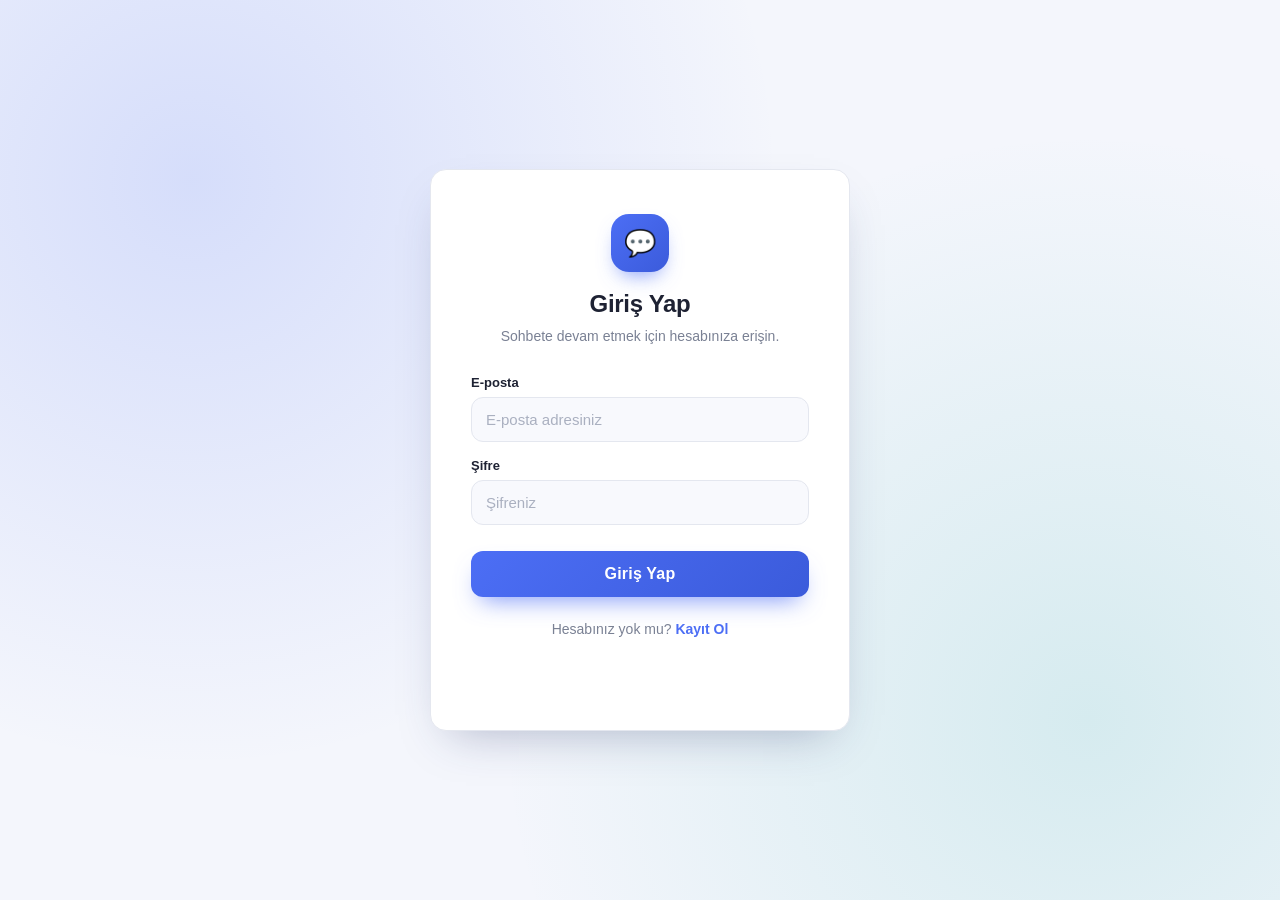
<file: wwwroot/login.html>
<!DOCTYPE html>
<html lang="tr">
<head>
    <meta charset="UTF-8">
    <meta name="viewport" content="width=device-width, initial-scale=1.0">
    <title>Giriş Yap - Sohbet Uygulaması</title>
    <link rel="stylesheet" href="auth.css">
</head>
<body>
    <div class="auth-container">
        <div class="auth-box">
            <h2>Giriş Yap</h2>
            <p>Sohbete devam etmek için hesabınıza erişin.</p>
            
            <div class="input-group">
                <label>E-posta</label>
                <input type="email" id="login-email" placeholder="E-posta adresiniz">
            </div>
            
            <div class="input-group">
                <label>Şifre</label>
                <input type="password" id="login-password" placeholder="Şifreniz">
            </div>
            
            <button id="login-btn" class="auth-btn">Giriş Yap</button>
            <p class="auth-switch">Hesabınız yok mu? <a href="register.html">Kayıt Ol</a></p>
            <div id="login-error" class="error-msg"></div>
        </div>
    </div>

    <script src="auth.js"></script>
</body>
</html>
</file>
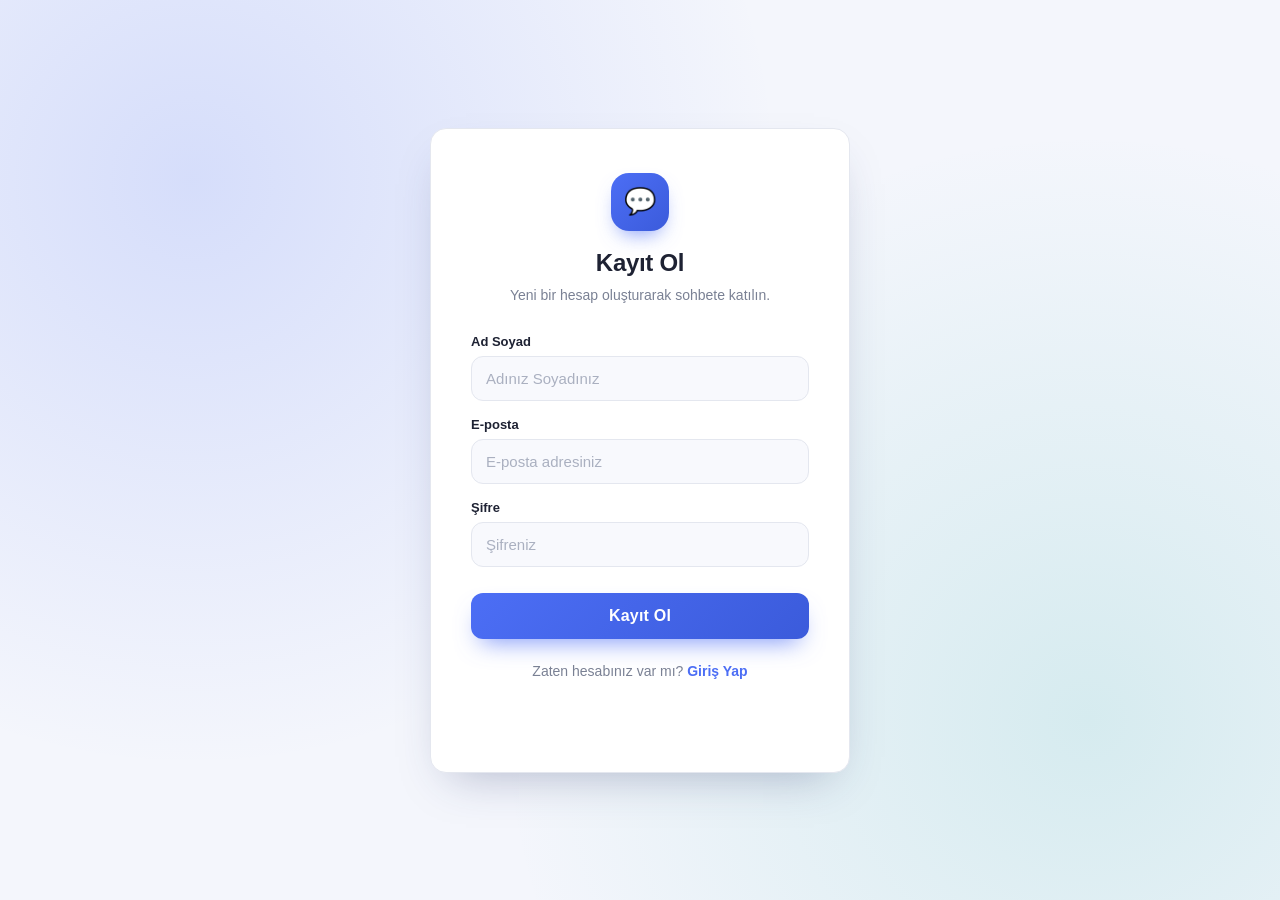
<file: wwwroot/register.html>
<!DOCTYPE html>
<html lang="tr">
<head>
    <meta charset="UTF-8">
    <meta name="viewport" content="width=device-width, initial-scale=1.0">
    <title>Kayıt Ol - Sohbet Uygulaması</title>
    <link rel="stylesheet" href="auth.css">
</head>
<body>
    <div class="auth-container">
        <div class="auth-box">
            <h2>Kayıt Ol</h2>
            <p>Yeni bir hesap oluşturarak sohbete katılın.</p>
            
            <div class="input-group">
                <label>Ad Soyad</label>
                <input type="text" id="reg-name" placeholder="Adınız Soyadınız">
            </div>
            
            <div class="input-group">
                <label>E-posta</label>
                <input type="email" id="reg-email" placeholder="E-posta adresiniz">
            </div>
            
            <div class="input-group">
                <label>Şifre</label>
                <input type="password" id="reg-password" placeholder="Şifreniz">
            </div>
            
            <button id="register-btn" class="auth-btn">Kayıt Ol</button>
            <p class="auth-switch">Zaten hesabınız var mı? <a href="login.html">Giriş Yap</a></p>
            <div id="reg-error" class="error-msg"></div>
        </div>
    </div>

    <script src="auth.js"></script>
</body>
</html>
</file>
<file: wwwroot/auth.css>
/* ============================================================
   MODERN AUTH TEMASI  (Giriş / Kayıt)
   - Sadece görünüm yenilendi, HTML class/id yapısı korundu.
   - Bu dosyayı projendeki auth.css ile birebir değiştirebilirsin.
   ============================================================ */

:root {
    /* Ana renk paleti (canlı indigo/mavi) */
    --brand: #4c6ef5;
    --brand-dark: #3b5bdb;
    --brand-soft: #eef1ff;

    /* Nötrler */
    --ink: #1e2233;
    --muted: #7a8194;
    --line: #e4e7ef;
    --surface: #ffffff;

    --danger: #e5484d;

    --radius: 16px;
    --shadow: 0 20px 45px -20px rgba(43, 55, 105, 0.35);
}

* {
    margin: 0;
    padding: 0;
    box-sizing: border-box;
    font-family: 'Segoe UI', Tahoma, Geneva, Verdana, sans-serif;
}

body {
    min-height: 100vh;
    display: flex;
    justify-content: center;
    align-items: center;
    padding: 20px;
    /* Yumuşak, canlı ama açık tonlu arka plan */
    background:
        radial-gradient(circle at 15% 20%, rgba(76, 110, 245, 0.18), transparent 45%),
        radial-gradient(circle at 85% 80%, rgba(56, 178, 172, 0.16), transparent 45%),
        #f4f6fc;
}

.auth-container {
    width: 100%;
    display: flex;
    justify-content: center;
    padding: 20px;
}

.auth-box {
    position: relative;
    background-color: var(--surface);
    padding: 44px 40px;
    border-radius: var(--radius);
    width: 100%;
    max-width: 420px;
    box-shadow: var(--shadow);
    text-align: center;
    border: 1px solid var(--line);
    /* Açılış animasyonu */
    animation: authIn 0.5s cubic-bezier(0.22, 1, 0.36, 1);
}

@keyframes authIn {
    from { opacity: 0; transform: translateY(18px) scale(0.98); }
    to   { opacity: 1; transform: translateY(0) scale(1); }
}

/* Üstte küçük marka rozeti */
.auth-box::before {
    content: "💬";
    display: flex;
    align-items: center;
    justify-content: center;
    width: 58px;
    height: 58px;
    margin: 0 auto 18px;
    font-size: 26px;
    border-radius: 18px;
    background: linear-gradient(135deg, var(--brand), var(--brand-dark));
    box-shadow: 0 10px 20px -8px rgba(76, 110, 245, 0.7);
}

.auth-box h2 {
    color: var(--ink);
    margin-bottom: 8px;
    font-size: 24px;
    letter-spacing: -0.3px;
}

.auth-box p {
    color: var(--muted);
    margin-bottom: 28px;
    font-size: 14px;
    line-height: 1.5;
}

.input-group {
    text-align: left;
    margin-bottom: 16px;
}

.input-group label {
    display: block;
    font-size: 13px;
    color: var(--ink);
    margin-bottom: 7px;
    font-weight: 600;
}

.input-group input {
    width: 100%;
    padding: 13px 14px;
    border: 1.5px solid var(--line);
    border-radius: 12px;
    outline: none;
    font-size: 15px;
    color: var(--ink);
    background-color: #f8f9fd;
    transition: border-color 0.2s ease, background-color 0.2s ease, box-shadow 0.2s ease;
}

.input-group input::placeholder { color: #aab0c0; }

.input-group input:focus {
    border-color: var(--brand);
    background-color: var(--surface);
    box-shadow: 0 0 0 4px rgba(76, 110, 245, 0.15);
}

.auth-btn {
    width: 100%;
    padding: 14px;
    background: linear-gradient(135deg, var(--brand), var(--brand-dark));
    color: #ffffff;
    border: none;
    border-radius: 12px;
    font-size: 16px;
    font-weight: 700;
    cursor: pointer;
    margin-top: 10px;
    letter-spacing: 0.2px;
    box-shadow: 0 12px 24px -10px rgba(76, 110, 245, 0.75);
    transition: transform 0.18s ease, box-shadow 0.18s ease, filter 0.18s ease;
}

.auth-btn:hover {
    transform: translateY(-2px);
    filter: brightness(1.05);
    box-shadow: 0 18px 30px -12px rgba(76, 110, 245, 0.85);
}

.auth-btn:active {
    transform: translateY(0);
    box-shadow: 0 8px 16px -8px rgba(76, 110, 245, 0.7);
}

.auth-switch {
    margin-top: 22px;
    font-size: 14px;
    color: var(--muted);
}

.auth-switch a {
    color: var(--brand);
    text-decoration: none;
    font-weight: 600;
    transition: color 0.15s ease;
}

.auth-switch a:hover {
    color: var(--brand-dark);
    text-decoration: underline;
}

.error-msg {
    color: var(--danger);
    margin-top: 16px;
    font-size: 14px;
    font-weight: 500;
    min-height: 18px;
}
</file>
